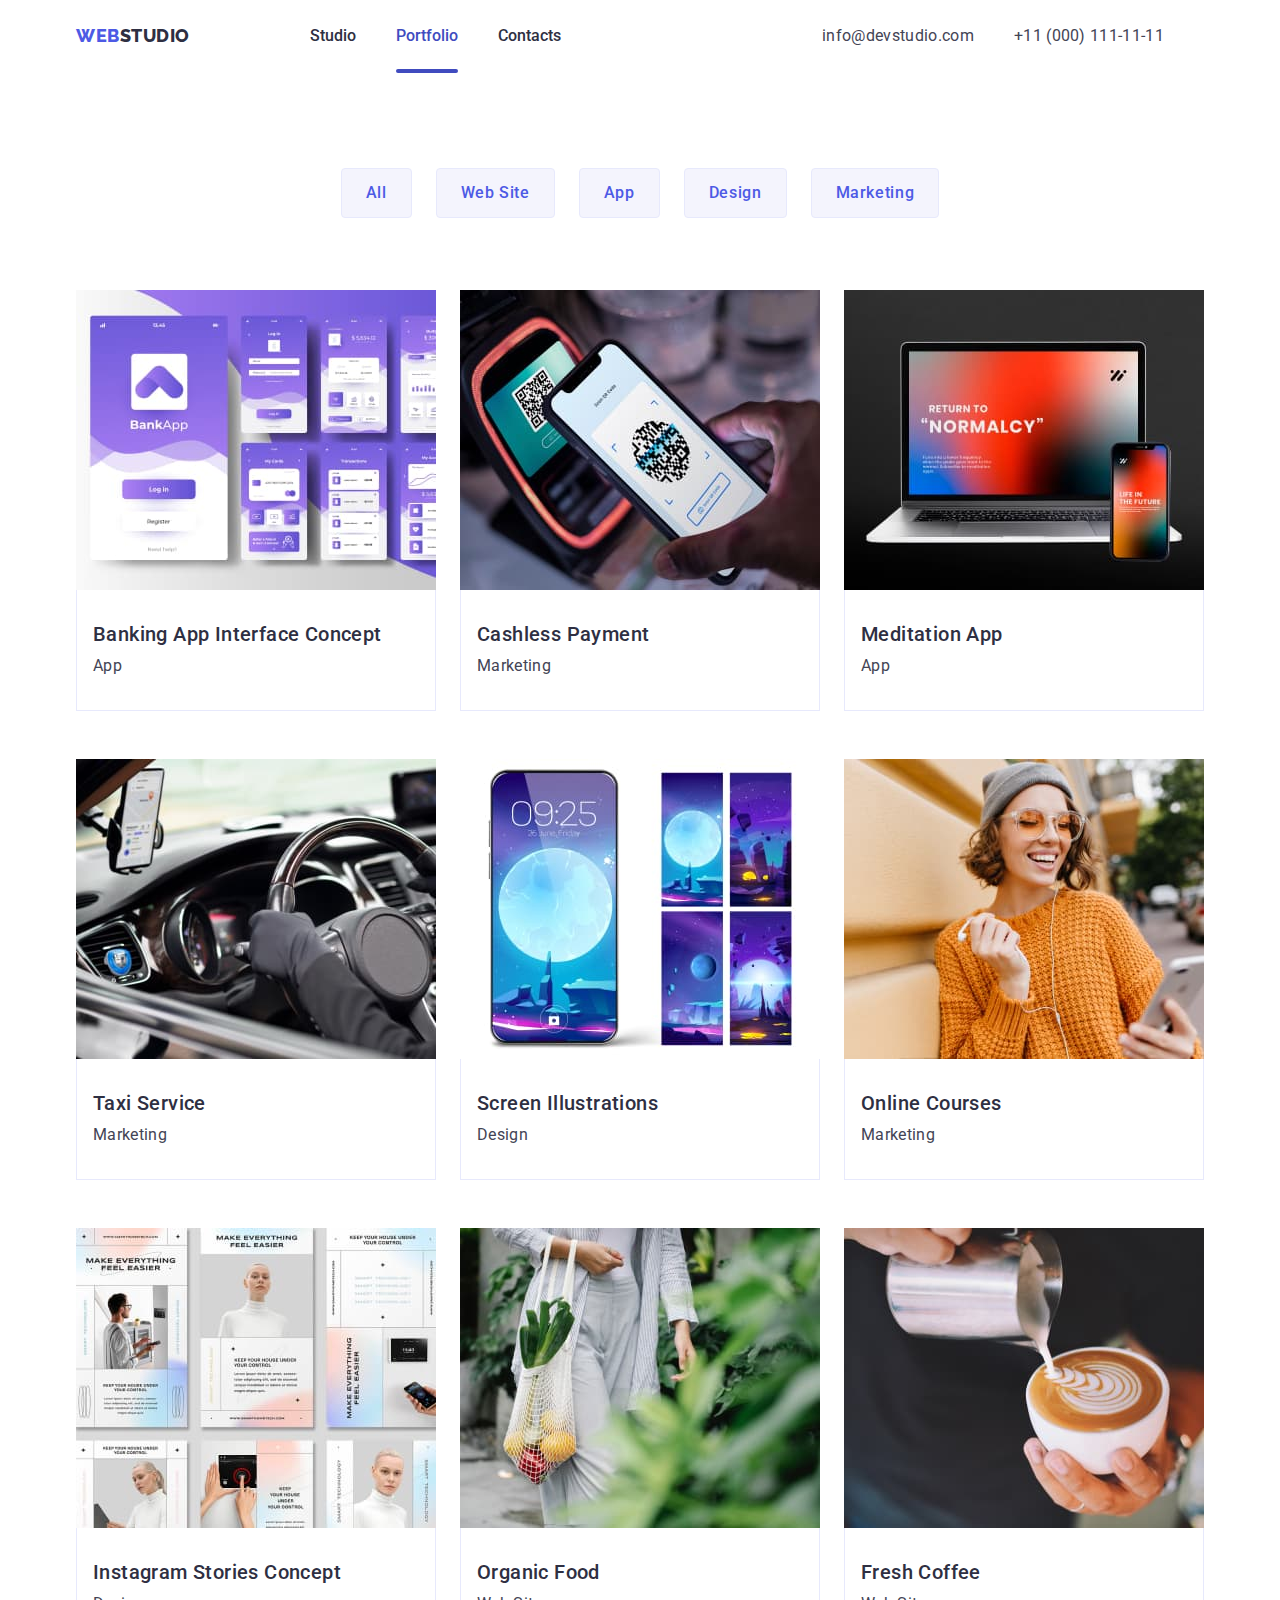
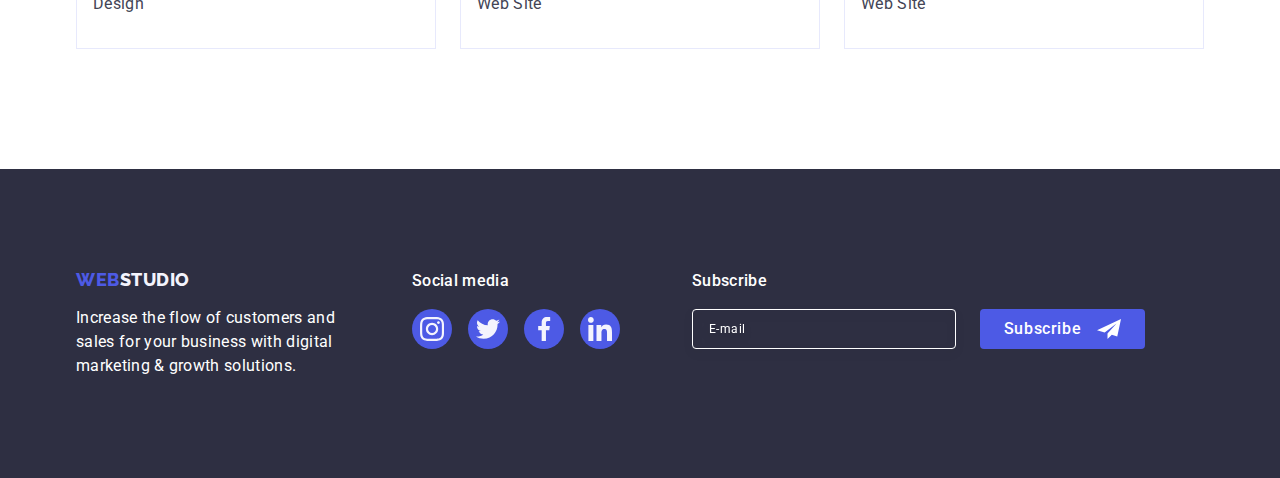
<file: portfolio.html>
<!DOCTYPE html>
<html lang="en">
<head>
    <meta charset="UTF-8">
    <meta http-equiv="X-UA-Compatible" content="IE=edge">
    <meta name="viewport" content="width=device-width, initial-scale=1.0">
    <title>Document</title>
    <link rel="preconnect" href="https://fonts.googleapis.com">
    <link rel="preconnect" href="https://fonts.gstatic.com" crossorigin>
    <link href="https://fonts.googleapis.com/css2?family=Raleway:wght@800&family=Roboto:wght@400;500;700&display=swap" rel="stylesheet">
    <link
      rel="stylesheet"
      href="https://cdnjs.cloudflare.com/ajax/libs/modern-normalize/1.1.0/modern-normalize.min.css"
    />
    <link rel="stylesheet" href="./css/styles.css">
</head>
<body>
<header class="page-header">
    <div class="container page-header-container">
    <nav class="top-navigation">
        <a class="logo link" href="./index.html">Web<span class="studio-logo">Studio</span></a>
        <ul class="menu list">
            <li class="menu-item"><a class="menu-link link" href="./index.html">Studio</a></li>
            <li class="menu-item"><a class="menu-link link current-menu-link" href="./portfolio.html">Portfolio</a></li>
            <li class="menu-item"><a class="menu-link link" href="">Contacts</a></li>
        </ul>
    </nav>
    <address class="adress">
    <ul class="contact list ">
            <li class="contact-item"><a class="adress-contact link" href="mailto:info@devstudio.com">info@devstudio.com</a></li>
            <li class="contact-item"><a class="adress-contact link" href="tel:+110001111111">+11 (000) 111-11-11</a></li>
    </ul>
    </address>
    </div>
</header> 
<main class="portfolio">   
 <section class="portfolio-btn">
    <div class="container">
    <h1 hidden class="portfolio-btn-filters">Filters</h1>
    <ul class="button-list list">
        <li class="button-item">
            <button class="button-portfolio button-all" type="button">All</button>
        </li>
        <li class="button-item">
            <button class="button-portfolio button-all" type="button">Web Site</button>   
        </li>
        <li class="button-item">
            <button class="button-portfolio button-all" type="button">App</button>   
        </li>
        <li class="button-item">
            <button class="button-portfolio button-all" type="button">Design</button>
        </li>
        <li class="button-item">
            <button class="button-portfolio button-all" type="button">Marketing</button>
        </li>
    </ul>
 
    <ul class="work-items-portfolio list">
        <li class="section-work-item ptf-item">
            <a href="" class="link link-item">
            <div class="link-item-img">
            <img class="section-img" src="./images/img8.jpg" alt="Interface" width="360" height="300">
            <p class="overlay">14 Stylish and User-Friendly App Design Concepts · Task Manager App · Calorie Tracker App · Exotic Fruit Ecommerce App · Cloud Storage App</p>
            </div>
            <div class="container-portfolio">
                <h2 class="section-work-subject">Banking App Interface Concept</h2>
                <p class="section-work-text">App</p>
            </div>
            </a>
        </li>
        <li class="section-work-item">
            <a href="" class="link link-item">
            <div class="link-item-img">
            <img class="section-img" src="./images/img9.jpg" alt="Payment" width="360" height="300">
            <p class="overlay">14 Stylish and User-Friendly App Design Concepts · Task Manager App · Calorie Tracker App · Exotic Fruit Ecommerce App · Cloud Storage App</p>
            </div>
            <div class="container-portfolio">
                <h2 class="section-work-subject">Cashless Payment</h2>
                <p class="section-work-text">Marketing</p>
            </div>
            </a>
        </li>
        <li class="section-work-item">
            <a href="" class="link link-item">
            <div class="link-item-img">
            <img class="section-img" src="./images/img10.jpg" alt="Computer and phone" width="360" height="300">
            <p class="overlay">14 Stylish and User-Friendly App Design Concepts · Task Manager App · Calorie Tracker App · Exotic Fruit Ecommerce App · Cloud Storage App</p>
            </div>
            <div class="container-portfolio">
                <h2 class="section-work-subject">Meditation App</h2>
                <p class="section-work-text">App</p>
            </div>
            </a>
        </li>
        <li class="section-work-item">
            <a href="" class="link link-item">
            <div class="link-item-img">
            <img class="section-img" src="./images/img11.jpg" alt="TaxiService" width="360" height="300">
            <p class="overlay">14 Stylish and User-Friendly App Design Concepts · Task Manager App · Calorie Tracker App · Exotic Fruit Ecommerce App · Cloud Storage App</p>
            </div>
            <div class="container-portfolio">
                <h2 class="section-work-subject">Taxi Service</h2>
                <p class="section-work-text">Marketing</p>
            </div>
            </a>
        </li>
        <li class="section-work-item">
            <a href="" class="link link-item">
            <div class="link-item-img">
            <img class="section-img" src="./images/img12.jpg" alt="ScreenIllustrations" width="360" height="300">
            <p class="overlay">14 Stylish and User-Friendly App Design Concepts · Task Manager App · Calorie Tracker App · Exotic Fruit Ecommerce App · Cloud Storage App</p>
            </div>
            <div class="container-portfolio">
                <h2 class="section-work-subject">Screen Illustrations</h2>
                <p class="section-work-text">Design</p>
            </div>
            </a>
        </li>
        <li class="section-work-item">
            <a href="" class="link link-item">
            <div class="link-item-img">
            <img class="section-img" src="./images/img13.jpg" alt="Girl with phone" width="360" height="300">
            <p class="overlay">14 Stylish and User-Friendly App Design Concepts · Task Manager App · Calorie Tracker App · Exotic Fruit Ecommerce App · Cloud Storage App</p>
            </div>
            <div class="container-portfolio">
                <h2 class="section-work-subject">Online Courses</h2>
                <p class="section-work-text">Marketing</p>
            </div>
            </a>
        </li>
        <li class="section-work-item">
            <a href="" class="link link-item">
            <div class="link-item-img">
            <img class="section-img" src="./images/img14.jpg" alt="Instagram Stories" width="360" height="300">
            <p class="overlay">14 Stylish and User-Friendly App Design Concepts · Task Manager App · Calorie Tracker App · Exotic Fruit Ecommerce App · Cloud Storage App</p>
            </div>
            <div class="container-portfolio">
                <h2 class="section-work-subject">Instagram Stories Concept</h2>
                <p class="section-work-text">Design</p>
            </div>
            </a>
        </li>
        <li class="section-work-item">
            <a href="" class="link link-item">
            <div class="link-item-img">
            <img class="section-img" src="./images/img15.jpg" alt="Food in pockage" width="360" height="300">
            <p class="overlay">14 Stylish and User-Friendly App Design Concepts · Task Manager App · Calorie Tracker App · Exotic Fruit Ecommerce App · Cloud Storage App</p>
            </div>
            <div class="container-portfolio">
                <h2 class="section-work-subject">Organic Food</h2>
                <p class="section-work-text">Web Site</p>
            </div>
            </a>
        </li>
        <li class="section-work-item">
            <a href="" class="link link-item">
            <div class="link-item-img">
            <img class="section-img" src="./images/img16.jpg" alt="Coffee" width="360" height="300">
            <p class="overlay">14 Stylish and User-Friendly App Design Concepts · Task Manager App · Calorie Tracker App · Exotic Fruit Ecommerce App · Cloud Storage App</p>
            </div>
            <div class="container-portfolio">
                <h2 class="section-work-subject">Fresh Coffee</h2>
                <p class="section-work-text">Web Site</p>
            </div>
            </a>
        </li>
    </ul>
    </div>
 </section>
</main>
<footer class="footer">
    <div class="container total-footer-container" >
        <div class="footer-container-logo">
        <a class="logo link logo-footer" href="./index.html">Web<span class="studio-logo-footer">Studio</span></a>
        <p class="footer-text">Increase the flow of customers and sales for your business with digital marketing & growth solutions.</p>
        </div>
        <div class="footer-container">
        <p class="media">Social media</p>
        <ul class="media-list list">
            <li class="media-list-item">
                <a href="#" class="social-list-item-link social-list-item-link-footer">
                <svg class="social-list-icon" width="24" height="24">
                    <use href="./images/icon/sprite.svg.svg#icon-instagram-2"></use>
                </svg></a>
            </li>
            <li class="media-list-item">
                <a href="#" class="social-list-item-link social-list-item-link-footer">
                <svg class="social-list-icon" width="24" height="24">
                    <use href="./images/icon/sprite.svg.svg#icon-twitter-1-1"></use>
                </svg></a>
            </li>
            <li class="media-list-item">
                <a href="#" class="social-list-item-link social-list-item-link-footer">
                <svg class="social-list-icon" width="24" height="24">
                    <use href="./images/icon/sprite.svg.svg#icon-facebook-1-1"></use>
                </svg></a>
            </li>
            <li class="media-list-item">
                <a href="#" class="social-list-item-link social-list-item-link-footer">
                <svg class="social-list-icon" width="24" height="24">
                    <use href="./images/icon/sprite.svg.svg#icon-linkedin-1-1"></use>
                </svg></a>
            </li> 
        </ul>
        </div>
        <div class="footer-container-subscribe">
            <p class="footer-input">Subscribe</p>
            <form class="footer-input-form">
            <label class="modal-form-field-footer">
                <input type="email" name="user-email" class="modal-form-input-footer" placeholder="E-mail">
                </label>
                <button type="submit" class="modal-form-submit-footer">
                    Subscribe
                <svg class="modal-form-input-icon-footer" width="24" height="24">
                    <use href="./images/icon/sprite.svg.svg#icon-Frame-3"></use>
                    </svg>
                </button>
            </form>
        </div>
    </div>
</footer>

</body>
</html>
</file>
<file: css/styles.css>
:root {
    --primary-font: 'Roboto', sans-serif;
    --secondary-font: 'Raleway', sans-serif;
    --primery-text-color-theme-dark: #FFFFFF;
    --secondary-text-color-theme-dark: #F4F4FD;
    --primery-text-color-theme-light: #2E2F42;
    --secondary-text-color-theme-light: #434455;
    --accent-color: #404BBF;
   }

   body {
       font-family: 'Roboto', sans-serif;
       color: #434455;
       background-color: #FFFFFF;
       font-style: normal;
       /*display: block;*/
   }
   
   /*.container {
       width: 1158px;
       margin-left: auto;
       margin-right: auto;
       padding-left: 15px;
       padding-right: 15px;
   }*/
    .list { 
       list-style: none;  
   }

   .link {
       text-decoration: none;
   }

   h1,
   h2,
   h3,
   p {
       margin-top: 0;
       margin-bottom: 0;
       /*padding-left: 0;*/
   }

   ul {
       margin-top: 0;
       margin-bottom: 0;
       padding: 0;
   }

   img {
       display: block;
      
   }
   li {
       display: list-item;
       text-align: -webkit-match-parent;
   }
   .button {
    cursor: pointer;
   }

    .container {
        max-width: 100%;
        padding-left: 15px;
        padding-right: 15px;
  
    }

    @media screen and (min-width: 428px) {
    .container {
        width: 428px;
        margin-left: auto;
        margin-right: auto;
        }
    }

    @media screen and (min-width: 768px) {
    .container {
        width: 768px;
       
        }
    }

    @media screen and (min-width: 1158px) {
    .container {
        width: 1158px;
       
        }
    }
   
   /*header*/

   .menu {
    display: none;
    }

    .contact {
        display: none;
    }
    
    .logo {
        margin-right: 76px;
        font-family: 'Raleway', sans-serif;
        text-transform: uppercase;
        font-style: normal;
        font-weight: 800;
        font-size: 18px;
        line-height: 1.17;
        letter-spacing: 0.03em;
        color: #4d5ae5;
    
    }
    .studio-logo {
        font-family: var(--secondary-font);
        font-style: normal;
        font-weight: 800;
        font-size: 18px;
        line-height: 1.17;
        text-transform: uppercase;
        color: #2E2F42;
    
    }
    
    .page-header {
        padding-top: 24px;
        padding-bottom: 24px;
        
    }
    
    .page-header-container {
        display: flex;
        justify-content: space-between;
        align-items: center;
       
    }
    
    .mobile-menu-open-btn {
        border: none;
        background-color: transparent;
        padding: 0;
        line-height: 0;
        margin-left: auto;
    }
    
    .mobile-menu-container {
        padding-top: 80px;
        padding-left: 40px;
    }
    
    .mobile-menu {
        position: fixed;
        width: 100%;
        height: 100%;
        top: 0;
        left: 0;
        background-color: #ffffff;
        opacity: 0;
        visibility: hidden;
        pointer-events: none;
        overflow: auto;
    
    } 
    
    .mobile-menu.is-open {
        opacity: 1;
        visibility: visible;
        pointer-events: auto;
    }
    
    .mobile-menu-close-btn {
        position: absolute;
        top: 24px;
        right: 24px;
        width: 24px;
        height: 24px;
        border-radius: 50%;
        display: flex;
        align-items: center; 
        justify-content: center; 
        background-color: #ffffff;
        border: 1px solid rgba(0, 0, 0, 0.1);
        padding: 0;
        cursor: pointer; 
        transition: background-color 250ms cubic-bezier(0.4, 0, 0.2, 1), border 250ms cubic-bezier(0.4, 0, 0.2, 1); 
    }


     
    @media screen and (min-width: 768px) {
        
        
        .mobile-menu-open-btn {
            display: none;
            
        }
    
        .menu {
            display: flex;
            font-size: 16px;
            font-weight: 500;
            line-height: 24px;
            gap: 40px;
            
        }
    
        .contact {
            display: flex;
            flex-direction: column;
            margin-left: 40px;
        }
    
        .top-navigation {
            display: flex;
            align-items: center;
            column-gap: 120px;
        }
    
        .menu-link {
        transition: color 250ms cubic-bezier(0.4, 0, 0.2, 1);
        position: relative;
        color: #2e2f42;
        padding: 24px 0;
        display: block;
        }
    
        .adress-contact {
            transition: color 250ms cubic-bezier(0.4, 0, 0.2, 1);
            color: #434455;
            letter-spacing: 0.02em;
        }
    
        .current-menu-link::after {
            width: 100%;
            content: "";
            position: absolute;
            left: 0;
            bottom: -1px;
            height: 4px;
            background-color: #404bbf; 
            border-radius: 2px;  
        }
        
        .current-menu-link {
            color: #404bbf;
        }
    
        .contact {
        
            display: flex;
            align-items: center;
            font-style: normal;
            font-weight: 400;
            font-size: 12px;
            line-height: 24px;
            margin-left: auto;
            
        }
    
        .logo {
            margin-right: 0;
            font-family: 'Raleway', sans-serif;
            text-transform: uppercase;
            font-style: normal;
            font-weight: 800;
            font-size: 18px;
            line-height: 1.17;
            letter-spacing: 0.03em;
            color: #4d5ae5;
        
        }
    
        .page-header {
            padding-top: 0;
            padding-bottom: 0;
        }
    
        
    }
    
    @media screen and (min-width: 1158px) {
        .contact {
            display: flex;
            flex-direction: row;
            align-items: center;
            font-style: normal;
            font-weight: 400;
            font-size: 16px;
            line-height: 24px;
            margin-left: auto;   
        }
        .contact-item {
            margin-right: 40px;
        }
    
        .adress-contact:hover,
        .adress-contact:focus {
        color: #404bbf;
        }
    
        .page-header {
        
        padding-bottom: 0;
        }
    }
    
    .site-nav-mobile {
        margin-bottom: 40px;
        font-weight: 700;
        font-size: 36px;
        line-height: 1.11;
        letter-spacing: 0.02em;
        text-transform: capitalize;
    }
    
    .site-nav-link-mobile {
        margin-bottom: 40px;
        font-weight: 700;
        font-size: 36px;
        line-height: 1.11;
        letter-spacing: 0.02em;
        text-transform: capitalize;
      }
    
      .menu-link-mobile {
        color: #2e2f42;
        transition: color 250ms cubic-bezier(0.4, 0, 0.2, 1);
      }
    
      .menu-link-mobile:hover,
      .menu-link-mobile:focus {
        color: #404bbf;
      }
      .current-mobile {
        color: #404bbf;
      }
    
    .nav-address-mobile {
        font-style: normal;
    
      }
    
      .contacts-mobile-tel {
        font-weight: 700;
        font-size: 36px;
        line-height: 1.11;
        letter-spacing: 0.02em;
        text-transform: capitalize;
    
        
      }
    
      .mob-item {
        margin-bottom: 40px;
      }
    
      .color-contacts {
        color: #4D5AE5;
        transition: 250ms cubic-bezier(0.4, 0, 0.2, 1);
      }
    
      .address-mobile {
        display: block;
        margin-top: 284px;
      }
    
      .contacts-mobile-email {
        font-weight: 500;
        font-size: 20px;
        line-height: 1.2;
        letter-spacing: 0.02em;
        color: #434455;
      }
    
      .mobile-social-links {
        max-width: 328px;
      }
    
      .mobile-social-list {
        display: flex;
        align-items: center;
        gap: 56px;
      }
      .social-icon-item {
        width: 40px;
        height: 40px;
    }
      .social-icon-item-link {
        display: flex;
        align-items: center;
        justify-content: center;
        width: 100%;
        height: 100%;
        background-color: #4D5AE5;
        transition: background-color 250ms cubic-bezier(0.4, 0, 0.2, 1) 0s;
        border-radius: 50%;
      }

      .social-icon-item-link-svg {
        fill: #F4F4FD;
    }
      

   /*mobile sec1*/

   @media screen and (max-width: 767px) {
    .feauter-one {
        background-image: linear-gradient(rgba(46, 47, 66, 0.7), rgba(46, 47, 66, 0.7)), url(../images/Dark-bg-mob.jpg);
    } 
}

    @media screen and (min-device-pixel-ratio: 2) and (max-width: 767px), 
        screen and (min-resolution: 192dpi) and (max-width: 767px), 
        screen and (min-resolution: 2dppx) and (max-width: 767px) {
    .feauter-one {
        background-image: linear-gradient(rgba(46, 47, 66, 0.7), rgba(46, 47, 66, 0.7)), url(../images/Dark-bg-mob@2x.jpg);
    }
}
    /*tab*/

    @media screen and (min-width: 768px) {
    .feauter-one {
            background-image: linear-gradient(rgba(46, 47, 66, 0.7), rgba(46, 47, 66, 0.7)), url(../images/Dark-bg-tab.jpg);
        } 
    }
    
    @media screen and (min-device-pixel-ratio: 2) and (min-width: 768px), 
    screen and (min-resolution: 192dpi) and (min-width: 768px), 
    screen and (min-resolution: 2dppx) and (min-width: 768px) {
    .feauter-one {
        background-image: linear-gradient(rgba(46, 47, 66, 0.7), rgba(46, 47, 66, 0.7)), url(../images/Dark-bg-tab@2x.jpg);
        }
    }
    
    /* Desk */
    
    @media screen and (min-width: 1158px) {
    .feauter-one {
            background-image: linear-gradient(rgba(46, 47, 66, 0.7), rgba(46, 47, 66, 0.7)), url(../images/people-office.jpg);
        } 
    }
    
    @media screen and (min-device-pixel-ratio: 2) and (min-width: 1158px), 
    screen and (min-resolution: 192dpi) and (min-width: 1158px), 
    screen and (min-resolution: 2dppx) and (min-width: 1158px) {
    .feauter-one{
        background-image: linear-gradient(rgba(46, 47, 66, 0.7), rgba(46, 47, 66, 0.7)), url(../images/people-office@2x.jpg);
        }
    }

    .feauter-one {
        background-color: #2E2F42;
        padding-top: 112px;
        padding-bottom: 112px;
        background-image: linear-gradient(rgba(46, 47, 66, 0.7), rgba(46, 47, 66, 0.7)), url("../images/bg.jpg");
        background-size: cover;
        max-width: 1440px;
        background-repeat: no-repeat;
        background-position: center;
        margin-left: auto;
        margin-right: auto;
        
    }

    .main-header {
        font-family: var(--primary-font);
        font-style: normal;
        font-weight: 700;
        font-size: 36px;
        line-height: 1.07;
        letter-spacing: 0.02em;
        text-align: center;
        color: #FFFFFF;
        max-width: 496px;
        margin-bottom: 48px;
        margin-left: auto;
        margin-right: auto;
    
    }
    .button {
        font-family: var(--primary-font);
        font-style: normal;
        font-weight: 500;
        font-size: 16px;
        line-height: 1.5;
        letter-spacing: 0.04em;
        color: #FFFFFF;
        background: #4D5AE5;
        cursor: pointer;
        display: block;
        min-width: 169px;
        height: 56px;
        border: none;
        border-radius: 4px;
        padding: 16px 32px 16px 32px; 
        margin: auto;
        margin-top: 48px;
        transition: background-color 250ms cubic-bezier(0.4, 0, 0.2, 1);
 
    }
    .button:hover,
    .button:focus {
        background-color: var(--accent-color);
    }

    /*tab*/


    @media screen and (min-width: 768px) and (max-width: 1157px) {
    
    .main-header {

        font-style: normal;
        font-weight: 700;
        color: #ffffff;
        font-size: 56px;
        line-height: 1.07;
        text-align: center;
        letter-spacing: 0.02em;
        max-width: 496px;
        margin-bottom: 48px;
        margin-right: auto;
        margin-left: auto;
       }

    }


    /*desk*/

    @media screen and (min-width: 1158px) {
    .feauter-one {
        background: #2E2F42;
        padding-top: 188px;
        padding-bottom: 188px;
        background-image: linear-gradient(rgba(46, 47, 66, 0.7), rgba(46, 47, 66, 0.7)), url(../images/people-office.jpg); 
        max-width: 1440px;
        background-repeat: no-repeat;
        background-position: center;
        background-size: cover;
        margin-left: auto;
        margin-right: auto;
    }

    .main-header {
        color: var(--primery-text-color-theme-dark);
        font-size: 56px;
        line-height: 1.07;
        text-align: center;
        letter-spacing: 0.02em;
        max-width: 496px;
        margin-bottom: 48px;
        margin-right: auto;
        margin-left: auto;
    }

    .button {
        transition: background-color 250ms cubic-bezier(0.4, 0, 0.2, 1);
        margin-right: auto;
        margin-left: auto;
        border: none;
        min-width: 169px;
        height: 56px;
        display: block;
        cursor: pointer;
        font-family: "Roboto", sans-serif;
        font-weight: 500;
        font-size: 16px;
        line-height: 1.5;
        letter-spacing: 0.04em;
        background-color: #4d5ae5;
        color: var(--primery-text-color-theme-dark);
        box-shadow: 0px 4px 4px rgba(0, 0, 0, 0.15);
        border-radius: 4p;
    }

    .button:hover,
    .button:focus {
        color: #FFFFFF;
        background: #404BBF;
    }
    }
/*sec2*/

@media screen and (max-width: 767px) {

    .info-items {
        display: flex;
        flex-wrap: wrap;
        column-gap: 24px;
        row-gap: 72px;
    }
    .section {
        font-family: 'Roboto';
        font-style: normal;
        font-weight: 700;
        font-size: 36px;
        line-height: 1.11;
        text-align: center;
        letter-spacing: 0.02em;
        text-transform: capitalize;
        color: #2E2F42;
        margin-bottom: 8px
    }

    .section-description {
        font-family: 'Roboto';
        font-style: normal;
        font-weight: 500;
        font-size: 16px;
        line-height: 1.5;
        letter-spacing: 0.02em;
        color: #434455;
    }



}
    /*tab*/



    @media screen and (min-width: 768px) and (max-width: 1157px)  {
    
    
        .section {
            text-align: left;
            font-weight: 500;
            font-size: 36px;
            line-height: 1.2;
            letter-spacing: 0.02em;
            color: #2E2F42;
            margin-bottom: 8px;
            
        }

        .info-items {
            display: flex;
            flex-wrap: wrap;
            column-gap: 24px;
            row-gap: 72px;
            
        }

        .info-item {
            flex-basis: calc((100% - 24px) / 2);
        }
    } 

   

    .feauter-two {
        padding-top: 96px;
        padding-bottom: 96px;
    

    }

    .icon {
        display: none;
        
    }
    .section-description {
        font-size: 16px;
        line-height: 1.5;
        letter-spacing: 0.02em;
        color: #434455;
    }

    .section {
        
        align-items: center;
        font-weight: 700;
        font-size: 36px;
        line-height: 1.2;
        letter-spacing: 0.02em;
        color: #2E2F42;
        margin-bottom: 8px;
    }

        /*.info-item {
        margin-bottom: 72px;
    
        
    }/*
    /* Desk */
    @media screen and (min-width: 1158px) {
        .feauter-two {
            padding-top: 120px;
            padding-bottom: 120px;
        
        }
        
        .section-description {
            font-size: 16px;
            line-height: 1.5;
            letter-spacing: 0.02em;
            color: #434455;
        }
        
        .info-items {
            display: flex;
            gap: 24px;
        }
        
        
        
        .info-item {
            width: calc((100% - 72px) / 4);
        }
        
        .section {
            font-weight: 500;
            font-size: 20px;
            line-height: 1.2;
            letter-spacing: 0.02em;
            color: #2E2F42;
            margin-bottom: 8px;
        }
        
        .icon {
            display: flex;
            align-items: center;
            justify-content: center;
            height: 112px;
            background-color: #F4F4FD;
            border-radius: 4px;
            margin-bottom: 8px;
        }
    }



       /*sec3*/


       .feauter-three {
        display: none;
    }

    /* Desk */

    @media screen and (min-width: 1158px) {

    .feauter-three {
        display: block;
    }

    .section-header {
        font-size: 36px;
        line-height: 1.11;
        text-align: center;
        text-transform: capitalize;
        color: #2E2F42;
        letter-spacing: 0.02em;
        margin-bottom: 72px;
    
    }
    
    .feauter-three {
        padding-bottom: 120px;
    
    }
    
    .work-items {
        display: flex;
        gap: 24px;
    }
    
    .work-item {
        width: calc((100% - 48px) / 3); 
    
    }
       
    }
/* Tab*/

    @media screen and (min-width: 768px) and (max-width: 1157px) {
        .feauter-three {
            display: none;
        }
    }

/*sec4*/

    .section-header-title {
        font-weight: 700;
        font-size: 36px;
        line-height: 1.11;
        text-align: center;
        letter-spacing: 0.02em;
        text-transform: capitalize;
        color: var(--primery-text-color-theme-light);
        margin-bottom: 72px;
    }

    .feauter-four {
        background-color: #F4F4FD;
        padding-top: 96px;
        padding-bottom: 96px;
    }
 
    .social-list {
        display: flex;
        justify-content: center;
        gap: 24px;
    }

    .social-list-item {
        width: 40px;
        height: 40px;
    }

    .social-list-item-link {
        transition: background-color 250ms cubic-bezier(0.4, 0, 0.2, 1);
        display: flex;
        align-items: center;
        justify-content: center;
        width: 100%;
        height: 100%;
        background-color: #4d5ae5;
        border-radius: 50%;
    }

    .social-list-item-link:hover,
    .social-list-item-link:focus {
        background-color: var(--accent-color);
    }

    .social-list-icon {
        fill: #404BBF; 
    }

    .section-header-item {
        background-color: #ffffff;

    }



    .team-company {
        flex-basis: calc((100% - 24px) / 2);
        border-radius: 0px 0px 4px 4px;
        box-shadow: 0px 1px 6px rgba(46, 47, 66, 0.08), 0px 1px 1px rgba(46, 47, 66, 0.16), 0px 2px 1px rgba(46, 47, 66, 0.08);

    }

    .section-team {
        font-weight: 500;
        font-size: 20px;
        line-height: 1.2;
        letter-spacing: 0.02em;
        color: #2E2F42;
        text-align: center;
        margin-bottom: 8px;
    }

    .section-header-list {
        display: flex;
        flex-wrap: wrap;
        column-gap: 24px;
        row-gap: 72px;
        justify-content: center;
    }

    .section-description-text {
        text-align: center;
        font-size: 16px;
        line-height: 1.5;
        letter-spacing: 0.02em;
        color: #434455;
        margin-bottom: 8px;
    }
    
    .name-position {
        padding: 32px 0px;
    }


    /* Tab */
    @media screen and (min-width: 768px) and (max-width: 1157px) {
    
        .team-company {
        flex-basis: calc((100% - 24px) / 4);
        border-radius: 0px 0px 4px 4px;
        box-shadow: 0px 1px 6px rgba(46, 47, 66, 0.08), 0px 1px 1px rgba(46, 47, 66, 0.16), 0px 2px 1px rgba(46, 47, 66, 0.08);
    }

    .section-header-list {
        display: flex;
        flex-wrap: wrap;
        column-gap: 24px;
        row-gap: 72px;
        justify-content: center;
    }
}

/* Desk */
    @media screen and (min-width: 1158px) {
    .feauter-four {
        background-color: #F4F4FD;
        padding-top: 120px;
        padding-bottom: 120px;
    }
    
    .section-header-item {
        background-color: #ffffff;
    }
    
    .section-team {
        font-weight: 500;
        font-size: 20px;
        line-height: 1.2;
        letter-spacing: 0.02em;
        color: #2E2F42;
        text-align: center;
        margin-bottom: 8px;
    }
    
    .section-header-list {
        display: flex;
        gap: 24px;
        
    }
    
    .team-company {
        flex-basis: calc((100% - 72px) / 4);
        border-radius: 0px 0px 4px 4px;
        box-shadow: 0px 1px 6px rgba(46, 47, 66, 0.08), 0px 1px 1px rgba(46, 47, 66, 0.16), 0px 2px 1px rgba(46, 47, 66, 0.08);
    }
    
    .section-description-text {
        text-align: center;
        font-size: 16px;
        line-height: 1.5;
        letter-spacing: 0.02em;
        color: #434455;
        margin-bottom: 8px;
    }
    
    .name-position {
        padding: 32px 0px;
    }
    .social-list {
        display: flex;
        justify-content: center;
        gap: 24px;
    }
    .social-list-item {
        width: 40px;
        height: 40px;
    }
    
    .social-list-item-link {
        transition: background-color 250ms cubic-bezier(0.4, 0, 0.2, 1);
        display: flex;
        align-items: center;
        justify-content: center;
        width: 100%;
        height: 100%;
        background-color: #4d5ae5;
        border-radius: 50%;
    }
    
    .social-list-item-link:hover,
    .social-list-item-link:focus {
        background-color: #404BBF;
    }
    
    .social-list-icon {
       fill: #F4F4FD; 
    }
}



/* Sec5*/


    /*.company {
        padding: 120px 0;
    }*/

    .company-title {
        font-size: 36px;
        line-height: 1.1;
        color: #2e2f42;
        margin-bottom: 72px;
        text-align: center;
        text-transform: capitalize;
        letter-spacing: 0.02em;
    }
    .company {
        padding-top: 96px;
        padding-bottom: 96px;
    }

    .social-company-list {
        display: flex;
        flex-wrap: wrap;
        column-gap: 16px;
        row-gap: 72px;
        justify-content: center;
    }

    .company-item {
        flex-basis: 190px;
        height: 88px;
    }

    .company-list-item-link {
        transition: border-color 250ms cubic-bezier(0.4, 0, 0.2, 1), color 250ms cubic-bezier(0.4, 0, 0.2, 1);
        width: 100%;
        height: 100%;
        border: 1px solid #8E8F99;
        border-radius: 4px;
        display: flex;
        align-items: center;
        color: #8E8F99;
        justify-content: center;


    }

    .company-list-item-link:hover,
    .company-list-item-link:focus{ 
    border-color:#404bbf;
    color:#404bbf;

    }
    .company-link {
        fill: currentColor;
    }


/* Tabl*/


@media screen and (min-width: 768px) and (max-width: 1157px) {
    .company-item {
        flex-basis: 168px;
        height: 88px;

    }

    .social-company-list {
        display: flex;
        flex-wrap: wrap;
        column-gap: 24px;
        row-gap: 72px;
        justify-content: center;
      }

}

    @media screen and (min-width: 1158px) {

    .company-title {
        font-size: 36px;
        line-height: 1.1;
        text-align: center;
        text-transform: capitalize;
        color: #2E2F42;
        letter-spacing: 0.02em;
        margin-bottom: 72px;
    
    }
    
    .company {
        padding-top: 120px;
        padding-bottom: 120px;
    }
    
    .social-company-list {
        display: flex;
        gap: 24px;
    
    }
    
    .company-item {
        flex-basis: calc((100% - 120px) / 6);
        height: 88px;
    }
    
    .company-list-item-link {
        transition: border-color 250ms cubic-bezier(0.4, 0, 0.2, 1), color 250ms cubic-bezier(0.4, 0, 0.2, 1);
        width: 100%;
        height: 100%;
        border: 1px solid #8E8F99;
        border-radius: 4px;
        display: flex;
        align-items: center;
        color: #8E8F99;
        justify-content: center;
    
    
    }
    
    .company-list-item-link:hover,
    .company-list-item-link:focus {
        border-color:#404bbf;
        color:#404bbf;
    
    
    
    }
    
    .company-link {
        fill: currentColor;
    
    }
}
 

    

/*footer*/

.footer {
    background: #2e2f42;
    padding-top: 100px;
    padding-bottom: 100px;

}

.total-footer-container {
    display: flex;
    flex-direction: column;
    align-items: center;
    gap: 72px;
  }

.logo-footer {
    font-family: 'Raleway', sans-serif;
    text-transform: uppercase;
    font-style: normal;
    font-weight: 800;
    font-size: 18px;
    line-height: 1.17;
    letter-spacing: 0.03em;
    color: #4d5ae5;
    display: inline-block;
    margin-bottom: 16px;

}
.footer-text {
    color: #ffffff;
    max-width: 264px;
    line-height: 24px;
    letter-spacing: 0.02em;
    text-align: left;
}
/*.footer-container {
    text-align: center;
}*/

.media {
    font-weight: 500;
    font-size: 16px;
    line-height: 1.5;
    letter-spacing: 0.02em;
    color: #ffffff;
    margin-bottom: 16px;
}

.studio-logo-footer {
    color: #F4F4FD;
}


.footer-container-logo {
    
    text-align: center;
    /*width: 268px;
    height: 112px;
    left: 156px;
    top: 2988px;
    margin-right: 80px;
    margin-left: 80px;*/
}

.media-list {
    display: flex;
    gap: 16px;
}

.media-list-item {
    width: 40px;
    height: 40px;

}

.social-list-item-link-footer {
    transition: background-color 250ms cubic-bezier(0.4, 0, 0.2, 1);
    width: 100%;
    height: 100%;
    background-color: #4d5ae5;
    border-radius: 50%;
    display: flex;
    align-items: center;
    justify-content: center;
    
}


.social-list-item-link-footer:hover,
.social-list-item-link-footer:focus{  
     background-color: #31d0aa;}

.social-list-icon {
    fill: #F4F4FD;

}

.footer-container-subscribe {
    text-align: center;
}

.footer-input {
    margin-bottom: 16px;
    font-weight: 500;
    font-size: 16px;
    line-height: 1.5;
    letter-spacing: 0.02em;
    color: #ffffff;

    }

.footer-input-form {
    display: flex;
    flex-wrap: wrap;
    justify-content: center;
    
}

.modal-form-field-footer {
    margin-bottom: 16px;
}

.modal-form-input-footer {
    width: 398px;
    height: 40px;
    border: 1px solid #ffffff;
    background-color: transparent;
    font-size: 12px;
    line-height: 1.5;
    letter-spacing: 0.04em;
    padding-left: 16px;
    filter: drop-shadow(0px 4px 4px rgba(0, 0, 0, 0.15));
    border-radius: 4px;
    color: #ffffff;
}

.modal-form-input-footer::placeholder {
    color: #ffffff;
}



.modal-form-submit-footer {
    min-width: 165px;
    height: 40px;
    display: flex;
    justify-content: center;
    align-items: center;
    font-family: "Roboto", sans-serif;
    font-size: 16px;
    font-weight: 500;
    line-height: 1.5;
    letter-spacing: 0.04em;
    color: #ffffff;
    cursor: pointer;
    background-color: #4d5ae5;
    border: none;
    border-radius: 4px;
    transition: background-color 250ms cubic-bezier(0.4, 0, 0.2, 1);

    

}

.modal-form-submit-footer:hover,
.modal-form-submit-footer:focus {
    color: #ffffff;
    background: #404BBF;

}


.modal-form-input-icon-footer {
    margin-left: 16px;
}
/*mob*/

@media screen and (max-width: 767px) {

    .modal-form-input-footer {
        width: 100%;
        display: block;
    }
    .modal-form-field-footer {
        width: 100%;
    }
    .modal-form-input {
        width: 100%;
    }
   .logo {
    margin-right: auto;
   }
   .media {
    margin-right: auto;
    text-align: center;
   }
}

/* Tab*/
@media screen and (min-width: 768px) and (max-width: 1157px) {

    .footer {
        background: #2E2F42;
        padding-top: 100px;
        padding-bottom: 100px;
    
    }
    
    .total-footer-container {
        display: flex;
        flex-wrap: wrap;
        gap: 72px 24px;
        flex-direction: unset;
        justify-content: left;
        padding-left: 108px;
      }

    .footer-container-logo {
        margin-right: 24px;
        text-align: left;
    }
   .footer-container {
    text-align: left;
   }

   .modal-form-input-footer {
    width: 264px;
    height: 40px;
    
}

    .footer-input {
    text-align: left;

    }

    .modal-form-submit-footer {
        margin-left: 24px;
    
    }
    
    }


/* Desk*/
@media screen and (min-width: 1158px) {
    
    
    .footer {
        background: #2E2F42;
        padding-top: 100px;
        padding-bottom: 100px;
    
    }
    
    .logo-footer {
        font-family: 'Raleway', sans-serif;
        text-transform: uppercase;
        font-style: normal;
        font-weight: 800;
        font-size: 18px;
        line-height: 1.17;
        letter-spacing: 0.03em;
        color: #4d5ae5;
        display: inline-block;
        margin-bottom: 16px;
    
    }
    
    .footer-text {
        color: #ffffff;
        max-width: 264px;
        line-height: 24px;
        letter-spacing: 0.02em;
    }
    
    .media {
        font-weight: 500;
        font-size: 16px;
        line-height: 1.5;
        letter-spacing: 0.02em;
        color: #ffffff;
        margin-bottom: 16px;
    }
    
    .total-footer-container {
        display: flex;
        align-items: baseline;
        flex-direction: row;
    
    }
    
    .footer-container-logo {
        text-align: left;
    }
    
    .media-list {
        display: flex;
        gap: 16px;
    }
    
    .media-list-item {
        width: 40px;
        height: 40px;
    
    }
    
    .social-list-item-link-footer {
        transition: background-color 250ms cubic-bezier(0.4, 0, 0.2, 1);
        width: 100%;
        height: 100%;
        background-color: #4d5ae5;
        border-radius: 50%;
        display: flex;
        align-items: center;
        justify-content: center;
        
    }
    
    
    .social-list-item-link-footer:hover,
    .social-list-item-link-footer:focus {
        background-color: #31d0aa;
    }
    
    .social-list-icon {
        fill: #F4F4FD;
    
    }
   
    .footer-input {
        margin-bottom: 16px;
        font-weight: 500;
        font-size: 16px;
        line-height: 1.5;
        letter-spacing: 0.02em;
        color: #FFFFFF;
    
        }
    
    .footer-input-form {
        display: flex;
        
    }
    
    
    .modal-form-field-footer {
        margin-right: 24px;
    }
    
    .modal-form-input-footer {
        width: 264px;
        height: 40px;
        border: 1px solid #FFFFFF;
        background-color: transparent;
        font-size: 12px;
        line-height: 1.5;
        letter-spacing: 0.04em;
        padding-left: 16px;
        filter: drop-shadow(0px 4px 4px rgba(0, 0, 0, 0.15));
        border-radius: 4px;
        color: #FFFFFF;
    }
    
    .modal-form-input-footer::placeholder {
        color: #FFFFFF;
    }
    
    
    
    .modal-form-submit-footer {
        min-width: 165px;
        height: 40px;
        display: flex;
        justify-content: center;
        align-items: center;
        font-family: "Roboto", sans-serif;
        font-size: 16px;
        font-weight: 500;
        line-height: 1.5;
        letter-spacing: 0.04em;
        color: #FFFFFF;
        cursor: pointer;
        background-color: #4D5AE5;
        border: none;
        border-radius: 4px;
        transition: background-color 250ms cubic-bezier(0.4, 0, 0.2, 1);
    
        
    
    }

    
    .modal-form-submit-footer:hover,
    .modal-form-submit-footer:focus {
        color: #FFFFFF;
        background: #404BBF;
    
    }
    
    .footer-input {
        text-align: left;
    }
    .modal-form-input-icon-footer {
        margin-left: 16px;
    }
    
}



  /* portfolio*/


  .current-menu-link {
        position: relative;
        color: #404bbf;
          
   
  }


  .portfolio-btn {
        padding: 96px 0 120px;
  }

  .button-list {
        display: flex;
        justify-content: center;
        gap: 24px; 
        margin-bottom: 72px;
  }

  .button-portfolio {
       font-family: var(--primary-font);
       font-style: normal;
       font-weight: 500;
       font-size: 16px;
       line-height: 1.5;
       letter-spacing: 0.04em;
       color: #4D5AE5;
       background-color: #F4F4FD;
       cursor: pointer;
       padding: 12px 24px;
       border: 1px solid #e7e9fc;
       border-radius: 4px;
       transition: color 250ms cubic-bezier(0.4, 0, 0.2, 1), background-color 250ms cubic-bezier(0.4, 0, 0.2, 1), border-color 250ms cubic-bezier(0.4, 0, 0.2, 1), box-shadow 250ms cubic-bezier(0.4, 0, 0.2, 1);;
  }

  .button-portfolio:hover,
  .button-portfolio:focus {
       color: #FFFFFF;
       background-color: var(--accent-color);
       border: 1px solid transparent;
  }
   .button-portfolio:hover,
   .button-portfolio:focus{
       border: 1px solid transparent;
       box-shadow: 0px 3px 1px rgba(0, 0, 0, 0.1), 0px 2px 1px rgba(0, 0, 0, 0.08), 0px 2px 2px rgba(0, 0, 0, 0.12)
   }

   .button-click {
       font-family: var(--primary-font);
       font-style: normal;
       font-weight: 500;
       font-size: 16px;
       line-height: 1.5;
       text-align: center;
       color: #4D5AE5;

   }

   .buttom-item {
       transition: color 250ms cubic-bezier(0.4, 0, 0.2, 1), background-color 250ms cubic-bezier(0.4, 0, 0.2, 1), border-color 250ms cubic-bezier(0.4, 0, 0.2, 1), box-shadow 250ms cubic-bezier(0.4, 0, 0.2, 1);
   }
   .work-items-portfolio {
       display: flex;
       flex-wrap: wrap;
       column-gap: 24px;
       row-gap: 48px;
       
   }

   .section-work-item {
       text-decoration: none;
       width: calc((100% - 48px) / 3);
       transition: box-shadow 250ms cubic-bezier(0.4, 0, 0.2, 1);
       
       
       
   }
   

   .container-portfolio {
       padding: 32px 16px;
       border: 1px solid #e7e9fc;
       border-top: none; 
   }
   .section-work-subject {
       font-style: normal;
       font-weight: 500;
       font-size: 20px;
       line-height: 1.2;
       letter-spacing: 0.02em;
       color: var(--primery-text-color-theme-light);
       margin-bottom: 8px;
   }   
   .section-work-text {
       font-style: normal;
       font-weight: 400;
       font-size: 16px;
       line-height: 1.5;
       letter-spacing: 0.02em;
       color: var(--secondary-text-color-theme-light); 
   }
   .link-item {
       display: block;
       transition: box-shadow 250ms cubic-bezier(0.4, 0, 0.2, 1);
       

   }
   .link-item-img {
       position: relative;
       overflow: hidden;
   }

   .link-item:hover,
   .link-item:focus{
       box-shadow: 0px 1px 6px rgba(46, 47, 66, 0.08), 0px 1px 1px rgba(46, 47, 66, 0.16), 0px 2px 1px rgba(46, 47, 66, 0.08); 
   }
   
   .overlay {
       background: #4D5AE5;
       color: #F4F4FD;
       position: absolute;
       width: 100%;
       height: 100%;
       left: 0px;
       top: 0px;
       overflow: auto;
       font-family: var(--secondary-text-color-theme-dark);
       font-style: normal;
       font-weight: 400;
       font-size: 16px;
       line-height: 24px;
       letter-spacing: 0.02em;
       transform: translate(0, 100%);
       transition: transform 250ms cubic-bezier(0.4, 0, 0.2, 1);
       padding: 40px 32px; 

   }
   .link-item:hover .overlay,
   .link-item:focus .overlay {
       transform: translate(0, 0);
   }

                    /*modal window*/

    .backdrop {
        position: fixed;
        top: 0;
        left: 0;
        z-index: 100;
        width: 100%;
        height: 100%;
        background-color: rgba(46, 47, 66, 0.4);
        transition: opacity 250ms cubic-bezier(0.4, 0, 0.2, 1), visibility 250ms cubic-bezier(0.4, 0, 0.2, 1);
    }               
    
    .modal {
       
        position: absolute;
        top: 50%;
        left: 50%;
        transform: translate(-50%, -50%);
        min-height: 576px;
        min-width: 408px;
        background: #FCFCFC;
        box-shadow: 0px 1px 1px rgba(0, 0, 0, 0.14), 0px 1px 3px rgba(0, 0, 0, 0.12), 0px 2px 1px rgba(0, 0, 0, 0.2);
        border-radius: 4px;
        transition: transform 250ms cubic-bezier(0.4, 0, 0.2, 1);
        padding-left: 24px;
        padding-right: 24px;
        padding-top: 72px;
        padding-bottom: 24px;

    }
    .backdrop.is-hidden {
        opacity: 0;
        visibility: hidden;
        pointer-events: none;
    }

    .modal-close-btn {
        position: absolute;
        top: 24px;
        right: 24px;
        display: flex;
        justify-content: center;
        align-items: center;
        width: 24px;
        height: 24px;
        border-radius: 50%;
        background-color: #e7e9fc;
        border: 1px solid rgba(0, 0, 0, 0.1);
        padding: 0;
        transition: background-color 250ms cubic-bezier(0.4, 0, 0.2, 1), border 250ms cubic-bezier(0.4, 0, 0.2, 1);
        cursor: pointer;

    }
    .modal-close-btn:hover,
    .modal-close-btn:focus {
        background-color: #404bbf;
        border: none;
    }
    .modal-close-btn:hover .modal-close-btn-icon,
    .modal-close-btn:focus .modal-close-btn-icon {
        fill: #ffffff;
    }

    .modal-close-btn-icon {
        transition: fill 250ms cubic-bezier(0.4, 0, 0.2, 1);
    }

    .is-hidden {
        opacity: 0;
        visibility: hidden;
        pointer-events: none;
    }

/*modal form*/


    .modal-form {
        display: flex;
        flex-direction: column;
    }

    .modal-form-input-wrapper {
        display: block;
        position: relative;
    }

    .modal-form-input {
        width: 100%;
        height: 40px;
        border-radius: 4px;
        border: 1px solid rgba(46, 47, 66, 0.2);
        padding-left: 38px;
        background-color: transparent;
        outline: transparent;
        transition: border-color 250ms cubic-bezier(0.4, 0, 0.2, 1);

    }
    .modal-form-input:focus {
        outline: none;
        border-color: #4D5AE5;
    }
    .modal-form-input:focus + .modal-form-input-icon {
        fill: #4D5AE5;
    }

    .modal-form-field {
        margin-bottom: 8px;

    }

     .modal-form-field-label { 
        display: block;
        font-family: 'Roboto';
        font-style: normal;
        font-weight: 400;
        font-size: 12px;
        line-height: 1.17;
        letter-spacing: 0.04em;
        color: #8E8F99;
        margin-bottom: 4px;

     }


     .modal-text {
        
        font-weight: 500;
        font-size: 16px;
        line-height: 1.5;
        text-align: center;
        letter-spacing: 0.02em;
        color: #2E2F42;
        margin-bottom: 16px;
        
     }

     .modal-form-input-icon {
        position: absolute;
        top: 50%;
        left: 16px;
        transform: translateY(-50%);
        display: block;
        width: 18px;
        height: 24px;
        color:#2E2F42;
        background: #FCFCFC;
        transition: fill 250ms cubic-bezier(0.4, 0, 0.2, 1);
        
     }

     .modal-form-message {
        resize: none;
        width: 100%;
        height: 120px;
        padding: 8px 16px;
        border-radius: 4px;
        border: 1px solid rgba(46, 47, 66, 0.2);
        font-family: 'Roboto';
        font-style: normal;
        font-size: 12px;
        line-height: 1.17;
        letter-spacing: 0.04em;
        color: rgba(46, 47, 66, 0.4);
        background-color: transparent;
        outline: transparent;
        transition: border-color 250ms cubic-bezier(0.4, 0, 0.2, 1);
        

     }
     .modal-form-message::placeholder {
        font-size: 14px;
        /*text-transform: uppercase;*/

     }
     .modal-form-message:focus {
        outline: none;
        border-color: #4D5AE5;
     } 

     .modal-form-fake {
        margin-bottom: 24px;
     }


     .modal-form-check {

        width: 16px;
        height: 16px;
        visibility: hidden;

        position: absolute;
        appearance: none;
     }

     .visually-hidden {
        position: absolute;
        white-space: nowrap;
        width: 1px;
        height: 1px;
        overflow: hidden;
        border: 0;
        padding: 0;
        clip: rect(0 0 0 0);
        clip-path: inset(50%);
        margin: -1px;

     }
     .modal-form-chek-desc {
       
        /*width: 100%;
        height: 16px;*/
        font-weight: 400;
        font-size: 12px;
        line-height: 1.17;
        letter-spacing: 0.04em;
        color: #8E8F99;
     }

     
     .modal-form-chek-desc-pr {
        display: inline-flex;
        align-items: center;
        justify-content: center;
        fill: transparent;
        width: 16px;
        height: 16px;
        border: 1px solid #2e2f42;
        border-radius: 2px;
        padding: 4px 3px;
        margin-right: 8px;
        
     }
        .hidden-icon-checkbox {
       
        transition: visibility 250ms cubic-bezier(0.4, 0, 0.2, 1);
        }

        .modal-form-check:checked + .modal-form-chek-desc > .modal-form-chek-desc-pr {
            border: none;
            background-color: #404BBF;
            fill: #FFFFFF;
            border-color: #404BBF;
         }
    
    
     .link-checkbox {
        color: #4d5ae5;
        font-weight: 400;
        font-size: 12px;
        line-height: 1.4;
        letter-spacing: 0.04em;
        text-decoration-line: underline;
     }

    .modal-form-field-com {
        margin-bottom: 16px;
    }
     .modal-form-submit {
        align-self: center;
        min-width: 169px;
        height: 56px;
        font-family: var(--primary-font);
        align-self: center;
        padding: 16px 32px;
        background-color: #4D5AE5;
        box-shadow: 0px 4px 4px rgba(0, 0, 0, 0.15);
        border-radius: 4px;
        border: none;
        font-weight: 500;
        font-size: 16px;
        line-height: 1.5;
        letter-spacing: 0.04em;
        color: #ffffff;
        cursor: pointer;
        display: block;
        text-align: center;
        transition: background-color 250ms cubic-bezier(0.4, 0, 0.2, 1);
       }
       .model-form-submit-btn:hover,
       .model-form-submit-btn:focus {
           background: #4D5AE5;
           box-shadow: 0px 4px 4px rgba(0, 0, 0, 0.15);
           border-radius: 4px;
           color: #FFFFFF;
           transition: color 250ms cubic-bezier(0.4, 0, 0.2, 1),
               border-color 250ms cubic-bezier(0.4, 0, 0.2, 1),
               box-shadow 250ms cubic-bezier(0.4, 0, 0.2, 1);

       }
 

 /*
    
   */
</file>
